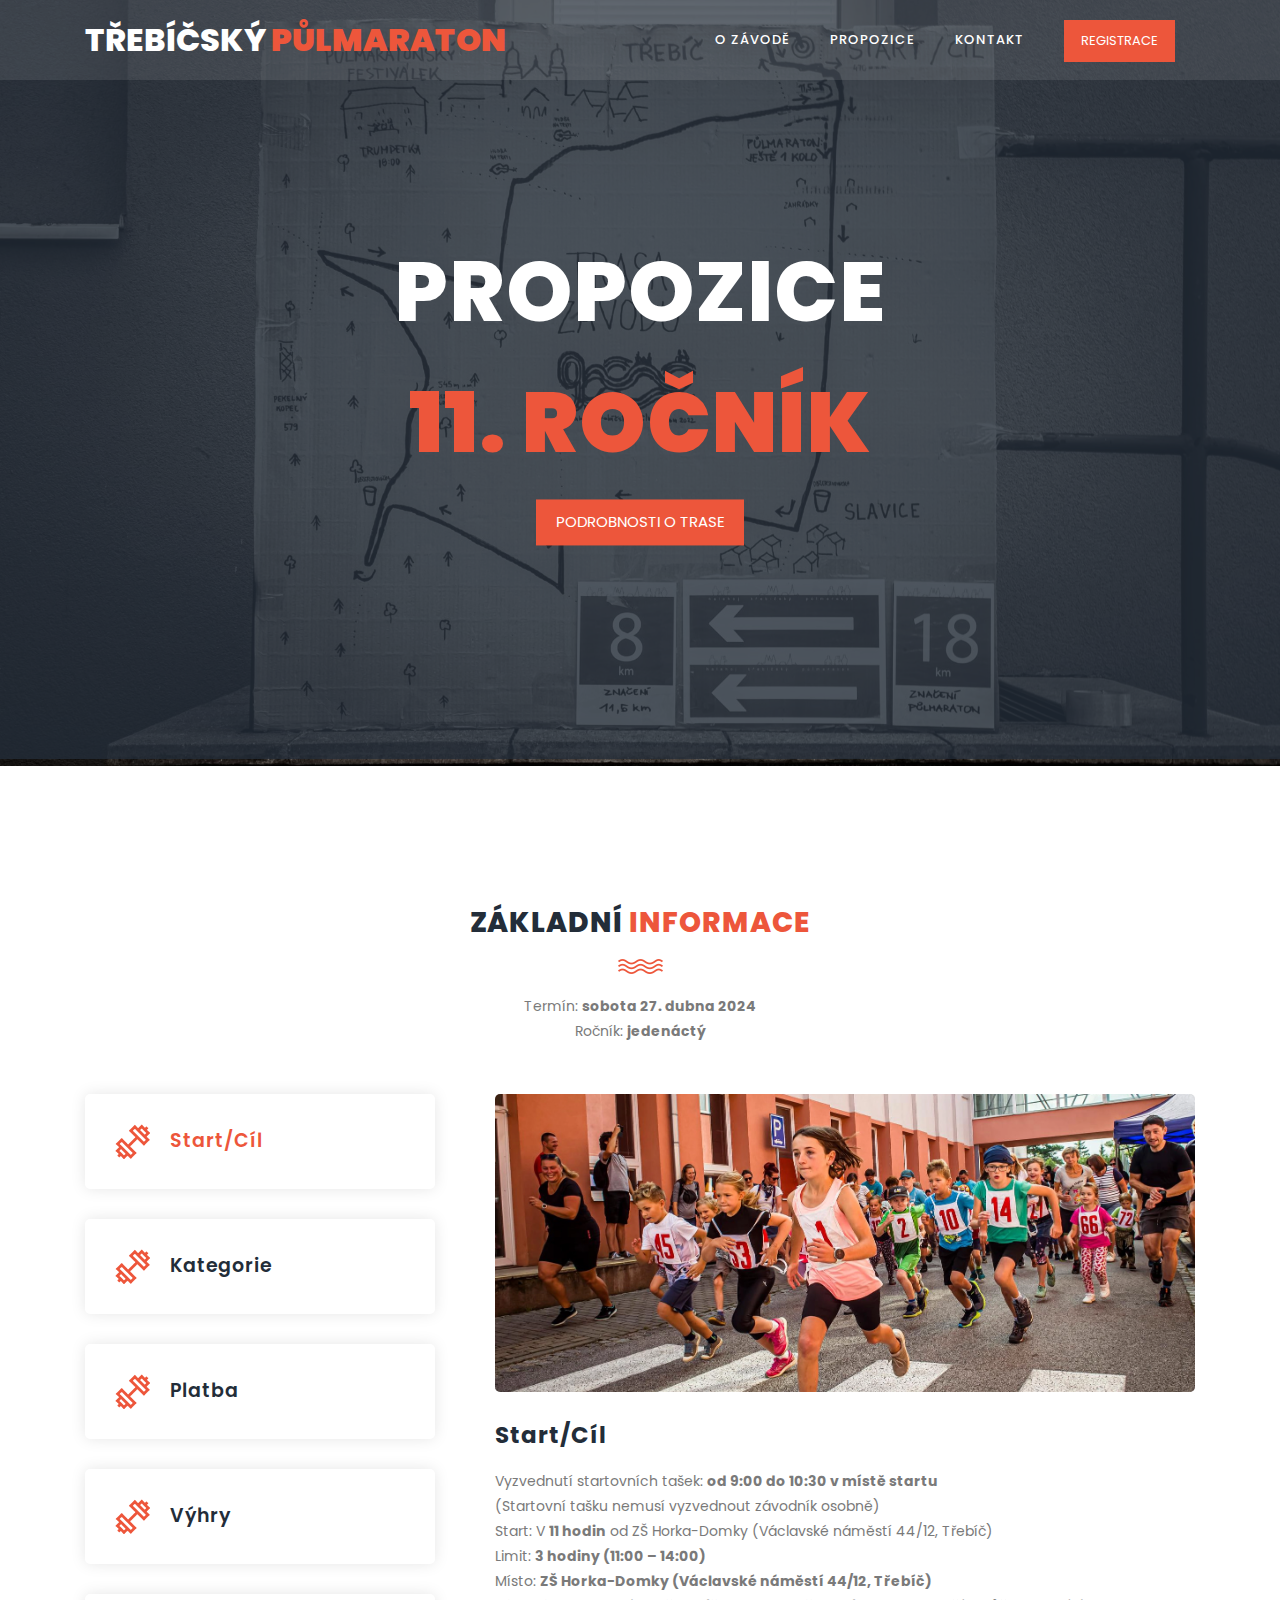
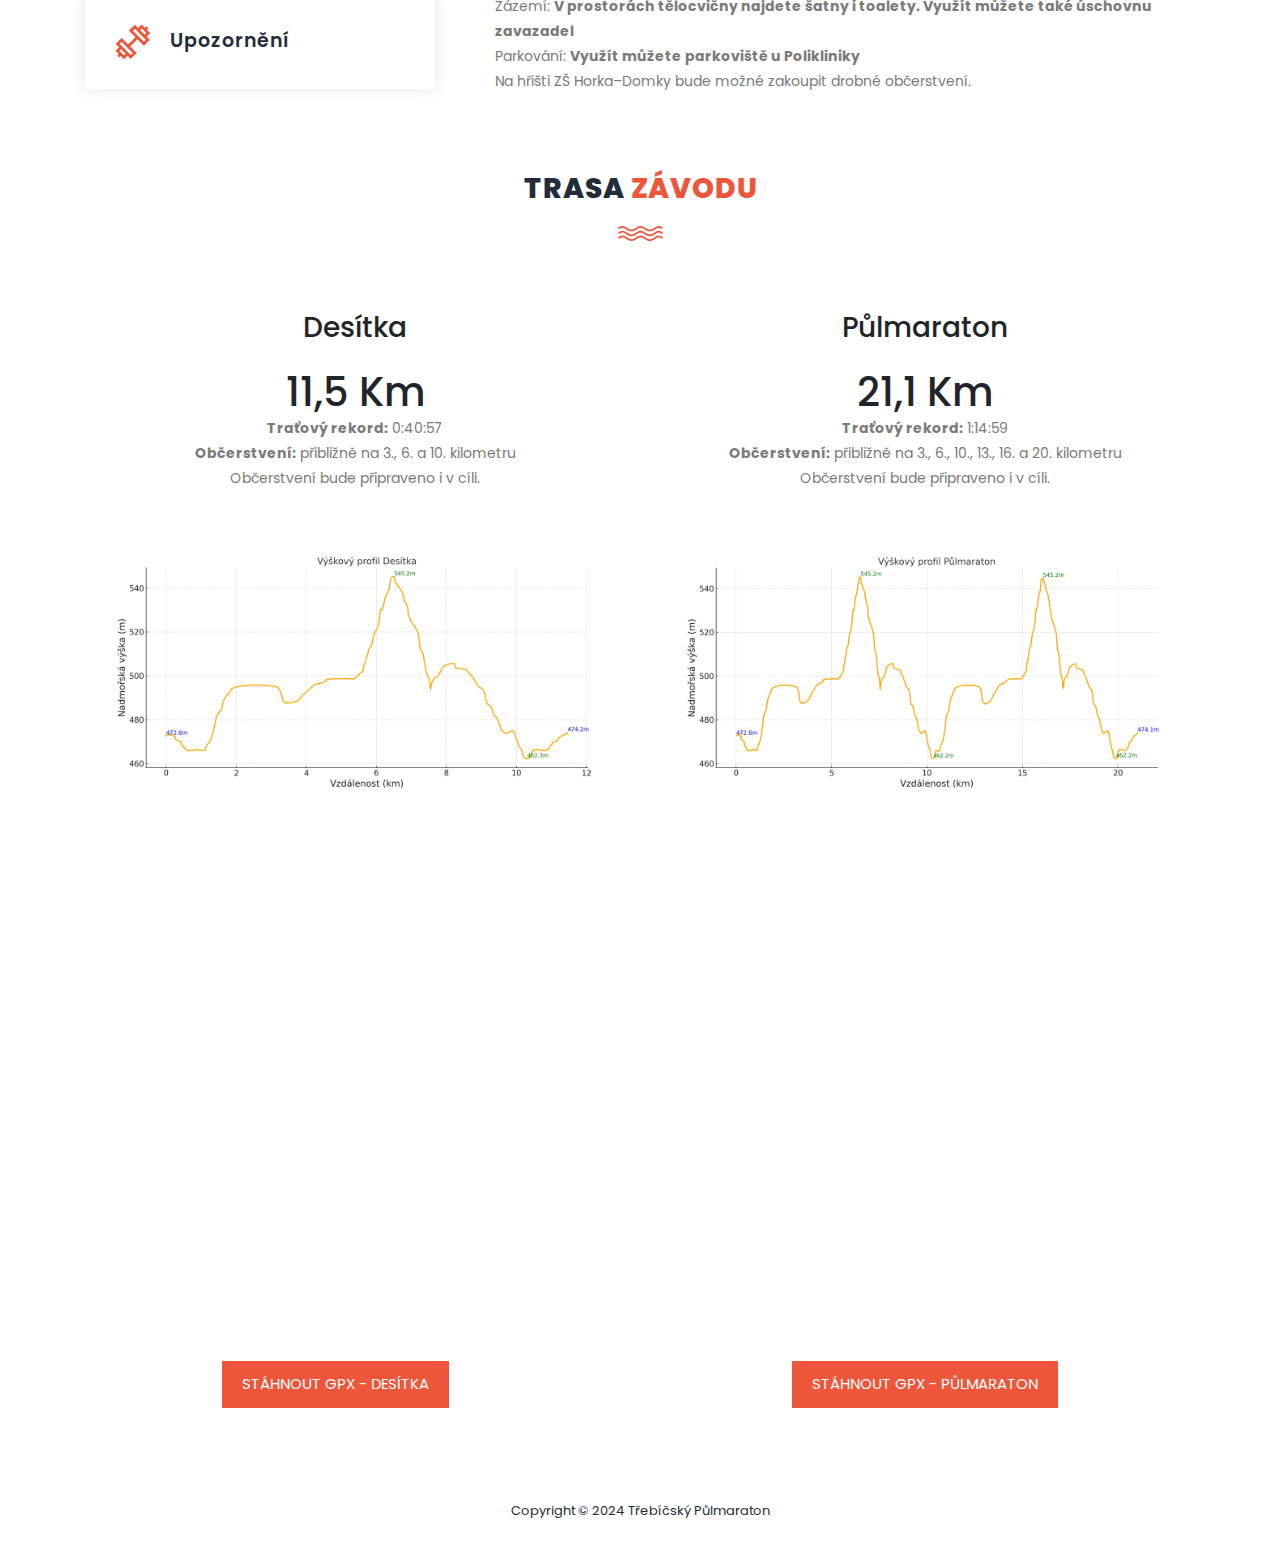
<file: propozice.html>
<!DOCTYPE html>
<!--suppress CheckImageSize -->
<html lang="cz">

  <head>

    <meta charset="utf-8">
    <meta name="Třebíčský půlmaraton" content="width=device-width, initial-scale=1, shrink-to-fit=no">
    <meta name="description" content="">
    <meta name="Michal Vasicek" content="">
    <link href="https://fonts.googleapis.com/css?family=Poppins:100,100i,200,200i,300,300i,400,400i,500,500i,600,600i,700,700i,800,800i,900,900i&display=swap" rel="stylesheet">

    <title>Propozice</title>
    <link rel="shortcut icon" href="assets/images/logo23.webp" type="image/x-icon">
<!--

TemplateMo 548 Training Studio

https://templatemo.com/tm-548-training-studio

-->
    <!-- Additional CSS Files -->
    <link rel="stylesheet" type="text/css" href="assets/css/bootstrap.min.css">

    <link rel="stylesheet" type="text/css" href="assets/css/font-awesome.css">

    <link rel="stylesheet" href="assets/css/templatemo-training-studio.css">

    </head>
    
    <body>
    
    <!-- ***** Preloader Start ***** -->
    <div id="js-preloader" class="js-preloader">
      <div class="preloader-inner">
        <span class="dot"></span>
        <div class="dots">
          <span></span>
          <span></span>
          <span></span>
        </div>
      </div>
    </div>
    <!-- ***** Preloader End ***** -->
    
    
    <!-- ***** Header Area Start ***** -->
    <header class="header-area header-sticky">
        <div class="container">
            <div class="row">
                <div class="col-12">
                    <nav class="main-nav">
                        <!-- ***** Logo Start ***** -->
                        <a href="index.html" class="logo">Třebíčský<em> půlmaraton</em></a>
                        <!-- ***** Logo End ***** -->
                        <!-- ***** Menu Start ***** -->
                        <ul class="nav">
                            <!--<li class="scroll-to-section"><a href="#top" class="active">Home</a></li>-->
                            <li class="scroll-to-section"><a href="index.html">O závodě</a></li>
                            <li class="scroll-to-section"><a href="propozice.html">Propozice</a></li>
                            <li class="scroll-to-section"><a href="kontakt.html">Kontakt</a></li>
                            <li class="main-button" onclick="alert('Registrace na rok 2024 ještě není spuštěna.')"><a href="http://registrace.trebicskypulmaraton.cz/" target=”_blank”>Registrace</a></li>
                        </ul>        
                        <a class='menu-trigger'>
                            <span>Menu</span>
                        </a>
                        <!-- ***** Menu End ***** -->
                    </nav>
                </div>
            </div>
        </div>
    </header>
    <!-- ***** Header Area End ***** -->

    <!-- ***** Main Banner Area Start ***** -->
    <div class="main-banner" id="top">
        <img src="assets/images/mapa.webp" width="100%" alt="mapa">
        <div class="video-overlay header-text">
            <div class="caption">
                <h2>Propozice</h2>
                <h2><em>11. ročník</em></h2>
                <div class="main-button scroll-to-section">
                    <a href="#trasa">Podrobnosti o trase</a>
                </div>
            </div>
        </div>
    </div>
    <!-- ***** Main Banner Area End ***** -->

    <!-- ***** Our Classes Start ***** -->
    <section class="section" id="info">
        <div class="container">
            <div class="row">
                <div class="col-lg-6 offset-lg-3">
                    <div class="section-heading">
                        <h2>Základní <em>informace</em></h2>
                        <img src="assets/images/line-dec.png" alt="">
                        <p>Termín: <strong>sobota 27. dubna 2024</strong></p>
                        <p>Ročník: <strong>jedenáctý</strong></p>
                        <p><strong></strong></p>
                        <p><strong></strong></p>
                        <p><strong></strong></p>
                    </div>
                </div>
            </div>
            <div class="row" id="tabs">
                <div class="col-lg-4">
                    <ul>
                        <li><a href='#tabs-1'><img src="assets/images/tabs-first-icon.png" alt="">Start/Cíl</a></li>
                        <li><a href='#tabs-2'><img src="assets/images/tabs-first-icon.png" alt="">Kategorie</a></li>
                        <li><a href='#tabs-3'><img src="assets/images/tabs-first-icon.png" alt="">Platba</a></li>
                        <li><a href='#tabs-4'><img src="assets/images/tabs-first-icon.png" alt="">Výhry</a></li>
                        <li><a href="#tabs-5"><img src="assets/images/tabs-first-icon.png" alt="">Upozornění</a></li>
                    </ul>
                </div>
                <div class="col-lg-8">
                    <section class='tabs-content'>
                        <article id='tabs-1' >
                            <img src="assets/images/start.webp" alt="Start">
                            <h4>Start/Cíl</h4>
                            <p>
                                Vyzvednutí startovních tašek: <strong>od 9:00 do 10:30 v místě startu</strong><br>(Startovní tašku nemusí vyzvednout závodník osobně)<br>
                                Start: V <strong>11 hodin</strong> od ZŠ Horka-Domky (Václavské náměstí 44/12, Třebíč)<br>
                                Limit: <strong>3 hodiny (11:00 – 14:00)</strong><br>
                                Místo: <strong>ZŠ Horka-Domky (Václavské náměstí 44/12, Třebíč)</strong><br>
                                Zázemí: <strong>V prostorách tělocvičny najdete šatny i toalety. Využít můžete také úschovnu zavazadel</strong><br>
                                Parkování: <strong>Využít můžete parkoviště u Polikliniky</strong><br>
                                Na hřišti ZŠ Horka–Domky bude možné zakoupit drobné občerstvení.
                            </p>
                        </article>
                        <article id='tabs-2'>
                            <h4>Kategorie</h4>
                            <ul>
                                <li>Dorostenky 15 – 17 let (2009 – 2007)<br><br>
                                Ženy 18 – 34 let (2006 – 1990)<br><br>
                                Ženy 35 – 44 let (1989 – 1980)<br><br>
                                Ženy nad 45 let (1979 a starší)<br><br>
                                Dorostenci 15 – 17 let (2009 – 2007)<br><br>
                                Muži 18 – 39 let (2006 – 1985)<br><br>
                                Muži 40 – 49 let (1984 – 1975)<br><br>
                                Muži nad 50 let (1974 a starší)</li>
                            </ul>
                            <br>
                            <p>Pro zařazení do kategorie je rozhodující ročník narození.<br>
                            * Dorostenci/dorostenky do 18 let mohou běžet pouze trať „Desítky“ se souhlasem svých odpovědných zástupců a jsou povinni při vyzvednutí startovních čísel doložit vyplněný a podepsaný formulář, ten najdete <a href="assets/Potvrzeni_18_let_2024.docx">ZDE</a>.</p>
                        </article>
                        <article id='tabs-3'>
                            <img src="assets/images/platba.webp" alt="Platba">
                            <h4>Platba</h4>
                            <p>
                                Účastnický poplatek činí ve všech kategoriích:</p>
                                <ul>
                                    <li>Při platbě připsané na náš účet do 31. 3. 2023 – 350 Kč.</li>
                                    <li>Při platbě připsané na náš účet do 14. 4. 2023 – 400 Kč.</li>
                                    <li>Při pozdějším přihlášení nebo platbě na místě – 450 Kč.</li>
                                    <li>Nesoutěžní běh rodičů s dětmi: dobrovolné vstupné.</li>
                                    <li>Počet startujících je z kapacitních důvodů omezen na 399 osob.</li>
                                    <li>Trička bude možné objednat je při registraci za 220 Kč.</li>
                                </ul>
                            <br>
                            <p>Trička jsou bavlněná s logem závodu. Pokud neběžíte a tričko stejně chcete, ozvěte se na mail.</p>
                            <p>Přihlášeným přijde mail s číslem účtu, na které prosím uhraďte poplatek <strong>do 14 dnů</strong>. Pokud nedojde k zaplacení v termínu, vaše místo propadá. Jako variabilní symbol použijte číslo přihlášení u vašeho jména vygenerovaného při registraci. Do poznámky prosím připište vaše jméno a heslo „půlmaraton Třebíč“.</p>
                            <p>Při naplnění kapacity závodu se další přihlášení běžci řadí na čekací listinu. V případě posunutí se do startovní listiny vám přijde mail s výzvou k zaplacení registračního poplatku.</p>
                            <p><strong>Případné storno platby:</strong> do 31. března vracíme celou částku, do 14. dubna polovinu, poté již startovné nevracíme (kvůli tisku účastnických listů, nákupu zásob atd.) Díky za pochopení.</p>
                        </article>
                        <article id='tabs-4'>
                            <img src="assets/images/medal.webp" alt="Medaile">
                            <h4>Výhry</h4>
                            <p>
                                <strong>Vyhlášení výsledků</strong> proběhne pár minut po doběhu posledního závodníka.<br>
                                <strong>Ceny</strong> čekají na první tři v každé kategorii.<br>
                                <!--<strong>Medaili</strong> dostane v cíli každý, jako pomátku na úspěšné dokončení závodu.-->
                                V cíli závodu čeká na každého účastnická <strong>medaile</strong> s motivem Halahoj Třebíčského půlmaratonu.
                            </p>
                        </article>
                        <article id='tabs-5'>
                            <img src="assets/images/pozor.webp" alt="Pozor">
                            <h4>Upozornění</h4>
                            <p>Na průběh závodu dohlíží kvalifikovaní zdravotníci, přesto všichni závodníci startují na vlastní nebezpečí a zodpovídají za svůj zdravotní stav. Cenné věci si neodkládejte v šatně, za odložené věci neručíme.</p>
                            <p>Přihlášením do závodu běžci souhlasí, že se jejich jméno objeví ve startovní a ve výsledkové listině. Zaregistrováním taktéž vyjadřují souhlas s tím, že na závodě bude pořizovaný obrazový záznam, který může pořadatel použít pro své marketingové potřeby.</p>
                        </article>
                    </section>
                </div>
            </div>
        </div>
    </section>
    <!-- ***** Our Classes End ***** -->

    <!-- ***** Features Item Start ***** -->
    <section class="section bg-transparent" id="trasa">
        <div class="container">
            <div class="row">
                <div class="col-lg-6 offset-lg-3">
                    <div class="rekordy-heading">
                        <h2>Trasa <em>závodu</em></h2>
                        <img src="assets/images/line-dec.png" alt="waves">
                        <p></p>
                    </div>
                </div>
                <div class="col-lg-6">
                    <ul class="features-items">
                        <center><h3>Desítka</h3>
                            <br>
                            <li class="feature-item">
                                <nobr><h1>11,5 Km</h1></nobr>
                                <p><strong>Traťový rekord:</strong> 0:40:57</p>
                                <p><strong>Občerstvení:</strong> přibližně na 3., 6. a 10. kilometru</p>
                                <p>Občerstvení bude připraveno i v cíli.</p>
                            </li>
                            <li class="feature-item">
                                <div class="right-content">
                                    <img src="assets/images/Desítka_profil.webp" width="90%" alt="profil půlmaraton">
                                </div>
                            </li>
                        </center>
                        <li class="feature-item">
                            <div class="right-content">
                                <iframe style="border:none" src="https://frame.mapy.cz/s/feladabehe" width="500" height="500"></iframe>
                                <p></p>
                                <center>
                                    <div class="main-button align-self-center">
                                        <a href="assets/GPX/Desítka.gpx">Stáhnout GPX - Desítka</a>
                                    </div>
                                </center>
                            </div>
                        </li>
                    </ul>
                </div>
                <div class="col-lg-6">
                    <ul class="features-items">
                        <center>
                            <h3>Půlmaraton</h3>
                        <br>
                        <li class="feature-item">
                            <nobr><h1>21,1 Km</h1></nobr>
                            <p><strong>Traťový rekord:</strong> 1:14:59</p>
                            <p><strong>Občerstvení:</strong> přibližně na 3., 6., 10., 13., 16. a 20. kilometru</p>
                            <p>Občerstvení bude připraveno i v cíli.</p>
                        </li>
                        <li class="feature-item">
                            <div class="right-content">
                                <img src="assets/images/Půlmaraton_profil.webp" width="90%" alt="profil půlmaraton">
                            </div>
                        </li>
                        <li class="feature-item">
                            <div class="right-content">
                                <iframe style="border:none" src="https://frame.mapy.cz/s/mutahebode" width="500" height="500"></iframe>
                                <p></p>
                                <div class="main-button align-self-center">
                                    <a href="assets/GPX/Půlmaraton.gpx">Stáhnout GPX - Půlmaraton</a>
                                </div>
                            </div>
                        </li>
                        </center>
                    </ul>
                </div>
            </div>
        </div>
    </section>
    <!-- ***** Features Item End ***** -->

    <!-- ***** Footer Start ***** -->
    <footer>
        <div class="container">
            <div class="row">
                <div class="col-lg-12">
                    <p>Copyright &copy; 2024 Třebíčský Půlmaraton</p>
                </div>
            </div>
        </div>
    </footer>

    <!-- jQuery -->
    <script src="assets/js/jquery-2.1.0.min.js"></script>

    <!-- Bootstrap -->
    <script src="assets/js/popper.js"></script>
    <script src="assets/js/bootstrap.min.js"></script>

    <!-- Plugins -->
    <script src="assets/js/scrollreveal.min.js"></script>
    <script src="assets/js/waypoints.min.js"></script>
    <script src="assets/js/jquery.counterup.min.js"></script>
    <script src="assets/js/imgfix.min.js"></script> 
    <script src="assets/js/mixitup.js"></script> 
    <script src="assets/js/accordions.js"></script>
    
    <!-- Global Init -->
    <script src="assets/js/custom.js"></script>

  </body>
</html>
</file>
<file: assets/css/templatemo-training-studio.css>
/*

TemplateMo 548 Training Studio

https://templatemo.com/tm-548-training-studio

*/

/* ---------------------------------------------
Table of contents
------------------------------------------------
01. font & reset css
02. reset
03. global styles
04. header
05. banner
06. features
07. testimonials
08. contact
09. footer
10. preloader
11. search
12. portfolio

--------------------------------------------- */
/* 
---------------------------------------------
font & reset css
--------------------------------------------- 
*/
@import url("https://fonts.googleapis.com/css?family=Poppins:100,100i,200,200i,300,300i,400,400i,500,500i,600,600i,700,700i,800,800i,900,900i");
/* 
---------------------------------------------
reset
--------------------------------------------- 
*/
html, body, div, span, applet, object, iframe, h1, h2, h3, h4, h5, h6, p, blockquote, div,
pre, a, abbr, acronym, address, big, cite, code, del, dfn, em, font, img, ins, kbd, q,
s, samp, small, strike, strong, sub, sup, tt, var, b, u, i, center, dl, dt, dd, ol, ul, li,
figure, header, nav, section, article, aside, footer, figcaption {
  margin: 0;
  padding: 0;
  border: 0;
  outline: 0;
}

.clearfix:after {
  content: ".";
  display: block;
  clear: both;
  visibility: hidden;
  line-height: 0;
  height: 0;
}

.clearfix {
  display: inline-block;
}

html[xmlns] .clearfix {
  display: block;
}

* html .clearfix {
  height: 1%;
}

ul, li {
  padding: 0;
  margin: 0;
  list-style: none;
}

header, nav, section, article, aside, footer, hgroup {
  display: block;
}

* {
  box-sizing: border-box;
}

html, body {
  font-family: 'Poppins', sans-serif;
  font-weight: 400;
  background-color: #fff;
  font-size: 16px;
  -ms-text-size-adjust: 100%;
  -webkit-font-smoothing: antialiased;
  -moz-osx-font-smoothing: grayscale;
}

a {
  text-decoration: none !important;
}

h1, h2, h3, h4, h5, h6 {
  margin-top: 0;
  margin-bottom: 0;
}

ul {
  margin-bottom: 0;
}

p {
  font-size: 14px;
  line-height: 25px;
  color: #7a7a7a;
}

/* 
---------------------------------------------
global styles
--------------------------------------------- 
*/
html,
body {
  background: #fff;
  font-family: 'Poppins', sans-serif;
}

::selection {
  background: #ed563b;
  color: #fff;
}

::-moz-selection {
  background: #ed563b;
  color: #fff;
}

@media (max-width: 991px) {
  html, body {
    overflow-x: hidden;
  }
  .mobile-top-fix {
    margin-top: 30px;
    margin-bottom: 0;
  }
  .mobile-bottom-fix {
    margin-bottom: 30px;
  }
  .mobile-bottom-fix-big {
    margin-bottom: 60px;
  }
}

.section-heading {
  text-align: center;
  margin-top: 140px;
  margin-bottom: 50px;
}

.section-heading h2 {
  font-size: 28px;
  font-weight: 800;
  color: #232d39;
  text-transform: uppercase;
  letter-spacing: 1px;
  margin-top: 0;
  margin-bottom: 0;
}

.section-heading h2 em {
  font-style: normal;
  color: #ed563b;
}

.section-heading img {
  margin: 20px auto;
}

.dark-bg h2 {
  color: #fff;
}

.dark-bg p {
  color: #fff;
}

.main-button a {
  display: inline-block;
  font-size: 15px;
  padding: 12px 20px;
  background-color: #ed563b;
  color: #fff;
  text-align: center;
  font-weight: 400;
  text-transform: uppercase;
  transition: all .3s;
}

.main-button a:hover {
  background-color: #f9735b;
}



/*
Nadpis rekordů změna mezery nad
*/
.rekordy-heading {
  text-align: center;
  margin-top: 50px;
  margin-bottom: 50px;
}
.rekordy-heading h2 {
  font-size: 28px;
  font-weight: 800;
  color: #232d39;
  text-transform: uppercase;
  letter-spacing: 1px;
}
.rekordy-heading h2 em {
  font-style: normal;
  color: #ed563b;
}
.rekordy-heading img {
  margin: 20px auto;
}


/* 
---------------------------------------------
header
--------------------------------------------- 
*/

.background-header {
  background: rgba(250,250,250,0.99) !important;
  height: 80px!important;
  position: fixed!important;
  top: 0;
  left: 0;
  right: 0;
  box-shadow: 0 0 10px rgba(0,0,0,0.15)!important;
}

.background-header .logo,
.background-header .main-nav .nav li a {
  color: #232d39!important;
}

.background-header .main-nav .nav li:last-child a {
  color: #fff !important;
}

.background-header .main-nav .nav li:last-child a:hover {
  color: #fff!important;
}

.background-header .main-nav .nav li:hover a {
  color: #ed563b!important;
}

.background-header .nav li a.active {
  color: #ed563b!important;
}

.header-area {
  position: absolute;
  top: 0;
  left: 0;
  right: 0;
  z-index: 100;
  height: 80px;
  background: rgba(250,250,250,0.1);
  -webkit-transition: all .5s ease 0s;
  -moz-transition: all .5s ease 0s;
  -o-transition: all .5s ease 0s;
  transition: all .5s ease 0s;
}

.header-area .main-nav {
  min-height: 80px;
  background: transparent;
}

.header-area .main-nav .logo {
  line-height: 80px;
  color: #fff;
  font-size: 32px;
  font-weight: 800;
  text-transform: uppercase;
  float: left;
  -webkit-transition: all 0.3s ease 0s;
  -moz-transition: all 0.3s ease 0s;
  -o-transition: all 0.3s ease 0s;
  transition: all 0.3s ease 0s;
}

.header-area .main-nav .logo em {
  font-style: normal;
  color: #ed563b;
  font-weight: 900;
}

.header-area .main-nav .nav {
  float: right;
  margin-top: 27px;
  margin-right: 0;
  background-color: transparent;
  -webkit-transition: all 0.3s ease 0s;
  -moz-transition: all 0.3s ease 0s;
  -o-transition: all 0.3s ease 0s;
  transition: all 0.3s ease 0s;
  position: relative;
  z-index: 999;
}

.header-area .main-nav .nav li {
  padding-left: 20px;
  padding-right: 20px;
}

.header-area .main-nav .nav li a {
  display: block;
  font-weight: 500;
  font-size: 13px;
  color: #7a7a7a;
  text-transform: uppercase;
  -webkit-transition: all 0.3s ease 0s;
  -moz-transition: all 0.3s ease 0s;
  -o-transition: all 0.3s ease 0s;
  transition: all 0.3s ease 0s;
  height: 40px;
  line-height: 40px;
  border: transparent;
  letter-spacing: 1px;
}

.header-area .main-nav .nav li a {
  color: #fff;
}

.header-area .main-nav .nav li:last-child a {
  display: inline-block;
  font-size: 13px;
  padding: 11px 17px;
  background-color: #ed563b;
  color: #fff;
  text-align: center;
  font-weight: 400;
  letter-spacing: 0;
  text-transform: uppercase;
  transition: all .3s;
  height: auto;
  line-height: 20px;
}

.header-area .main-nav .nav li:last-child a:hover {
  background-color: #f9735b;
  opacity: 1;
}

.header-area .main-nav .nav li:hover a,
.header-area .main-nav .nav li a.active {
  color: #ed563b!important;
  opacity: 1;
}

.background-header .main-nav .nav li:hover a,
.background-header .main-nav .nav li a.active {
  color: #ed563b!important;
  opacity: 1;
}

.header-area .main-nav .menu-trigger {
  cursor: pointer;
  display: block;
  position: absolute;
  top: 23px;
  width: 32px;
  height: 40px;
  text-indent: -9999em;
  z-index: 99;
  right: 40px;
}

.header-area .main-nav .menu-trigger span,
.header-area .main-nav .menu-trigger span:before,
.header-area .main-nav .menu-trigger span:after {
  -moz-transition: all 0.4s;
  -o-transition: all 0.4s;
  -webkit-transition: all 0.4s;
  transition: all 0.4s;
  background-color: #1e1e1e;
  display: block;
  position: absolute;
  width: 30px;
  height: 2px;
  left: 0;
}

.background-header .main-nav .menu-trigger span,
.background-header .main-nav .menu-trigger span:before,
.background-header .main-nav .menu-trigger span:after {
  background-color: #1e1e1e;
}

.header-area .main-nav .menu-trigger span:before,
.header-area .main-nav .menu-trigger span:after {
  -moz-transition: all 0.4s;
  -o-transition: all 0.4s;
  -webkit-transition: all 0.4s;
  transition: all 0.4s;
  background-color: #1e1e1e;
  display: block;
  position: absolute;
  width: 30px;
  height: 2px;
  left: 0;
}

.background-header .main-nav .menu-trigger span:before,
.background-header .main-nav .menu-trigger span:after {
  background-color: #1e1e1e;
}

.header-area .main-nav .menu-trigger span:before,
.header-area .main-nav .menu-trigger span:after {
  content: "";
}

.header-area .main-nav .menu-trigger span {
  top: 16px;
}

.header-area .main-nav .menu-trigger span:before {
  -moz-transform-origin: 33% 100%;
  -ms-transform-origin: 33% 100%;
  -webkit-transform-origin: 33% 100%;
  transform-origin: 33% 100%;
  top: -10px;
  z-index: 10;
}

.header-area .main-nav .menu-trigger span:after {
  -moz-transform-origin: 33% 0;
  -ms-transform-origin: 33% 0;
  -webkit-transform-origin: 33% 0;
  transform-origin: 33% 0;
  top: 10px;
}

.header-area .main-nav .menu-trigger.active span,
.header-area .main-nav .menu-trigger.active span:before,
.header-area .main-nav .menu-trigger.active span:after {
  background-color: transparent;
  width: 100%;
}

.header-area .main-nav .menu-trigger.active span:before {
  -moz-transform: translateY(6px) translateX(1px) rotate(45deg);
  -ms-transform: translateY(6px) translateX(1px) rotate(45deg);
  -webkit-transform: translateY(6px) translateX(1px) rotate(45deg);
  transform: translateY(6px) translateX(1px) rotate(45deg);
  background-color: #1e1e1e;
}

.background-header .main-nav .menu-trigger.active span:before {
  background-color: #1e1e1e;
}

.header-area .main-nav .menu-trigger.active span:after {
  -moz-transform: translateY(-6px) translateX(1px) rotate(-45deg);
  -ms-transform: translateY(-6px) translateX(1px) rotate(-45deg);
  -webkit-transform: translateY(-6px) translateX(1px) rotate(-45deg);
  transform: translateY(-6px) translateX(1px) rotate(-45deg);
  background-color: #1e1e1e;
}

.background-header .main-nav .menu-trigger.active span:after {
  background-color: #1e1e1e;
}

.header-area.header-sticky {
  min-height: 80px;
}

.header-area.header-sticky .nav {
  margin-top: 20px !important;
}

.header-area.header-sticky .nav li a.active {
  color: #ed563b;
}

@media (max-width: 1200px) {
  .header-area .main-nav .nav li {
    padding-left: 12px;
    padding-right: 12px;
  }
  .header-area .main-nav:before {
    display: none;
  }
}

@media (max-width: 767px) {
  .header-area .main-nav .logo {
    color: #1e1e1e;
  }
  .header-area.header-sticky .nav li a:hover,
  .header-area.header-sticky .nav li a.active {
    color: #ed563b!important;
    opacity: 1;
  }
  .header-area {
    background-color: #f7f7f7;
    padding: 0 15px;
    height: 80px;
    box-shadow: none;
    text-align: center;
  }
  .header-area .container {
    padding: 0;
  }
  .header-area .logo {
    margin-left: 30px;
  }
  .header-area .menu-trigger {
    display: block !important;
  }
  .header-area .main-nav {
    overflow: hidden;
  }
  .header-area .main-nav .nav {
    float: none;
    width: 100%;
    display: none;
    -webkit-transition: all 0s ease 0s;
    -moz-transition: all 0s ease 0s;
    -o-transition: all 0s ease 0s;
    transition: all 0s ease 0s;
    margin-left: 0;
  }
  .header-area .main-nav .nav li:first-child {
    border-top: 1px solid #eee;
  }
  .header-area .main-nav .nav li:last-child {
    width: 100%;
    background-color: #ed563b;
    color: #fff;
  }
  .header-area .main-nav .nav li:last-child a {
    background-color: #ed563b!important;
  }
  .header-area .main-nav .nav li:last-child a:hover,
  .header-area .main-nav .nav li:last-child:hover a {
    background-color: #ed563b!important;
    color: #fff!important;
  }
  .header-area.header-sticky .nav {
    margin-top: 80px !important;
  }
  .header-area .main-nav .nav li {
    width: 100%;
    background: #fff;
    border-bottom: 1px solid #eee;
    padding-left: 0 !important;
    padding-right: 0 !important;
  }
  .header-area .main-nav .nav li a {
    height: 50px !important;
    line-height: 50px !important;
    padding: 0 !important;
    border: none !important;
    background: #f7f7f7 !important;
    color: #232d39 !important;
  }
  .header-area .main-nav .nav li:last-child a {
    color: #fff!important;
  }
  .header-area .main-nav .nav li a:hover {
    background: #eee !important;
    color: #ed563b!important;
  }
  .header-area .main-nav .nav li.submenu ul {
    position: relative;
    visibility: inherit;
    opacity: 1;
    z-index: 1;
    transform: translateY(0%);
    transition-delay: 0s, 0s, 0.3s;
    top: 0;
    width: 100%;
    box-shadow: none;
    height: 0;
  }
  .header-area .main-nav .nav li.submenu ul li a {
    font-size: 12px;
    font-weight: 400;
  }
  .header-area .main-nav .nav li.submenu ul li a:hover:before {
    width: 0;
  }
  .header-area .main-nav .nav li.submenu ul.active {
    height: auto !important;
  }
  .header-area .main-nav .nav li.submenu:after {
    color: #3B566E;
    right: 25px;
    font-size: 14px;
    top: 15px;
  }
  .header-area .main-nav .nav li.submenu:hover ul, .header-area .main-nav .nav li.submenu:focus ul {
    height: 0;
  }
}

@media (min-width: 767px) {
  .header-area .main-nav .nav {
    display: flex !important;
  }
}


/* 
---------------------------------------------
banner
--------------------------------------------- 
*/

.main-banner {
  position: relative;
}

#bg-video {
    min-width: 100%;
    min-height: 100vh;
    max-width: 100%;
    max-height: 100vh;
    object-fit: cover;
    z-index: -1;
}
/*
#bg-video::-webkit-media-controls {
    display: none !important;
}
*/

.video-overlay {
    position: absolute;
    background-color: rgba(35,45,57,0.8);
    top: 0;
    left: 0;
    bottom: 7px;
    width: 100%;
}

.main-banner .caption {
  text-align: center;
  position: absolute;
  width: 80%;
  left: 50%;
  top: 50%;
  transform: translate(-50%,-50%);
}

.main-banner .caption h6 {
  margin-top: 0;
  font-size: 18px;
  text-transform: uppercase;
  font-weight: 800;
  color: #fff;
  letter-spacing: 1px;
}

.main-banner .caption h2 {
  margin-top: 30px;
  margin-bottom: 25px;
  font-size: 84px;
  text-transform: uppercase;
  font-weight: 800;
  color: #fff;
  letter-spacing: 1px;
}

.main-banner .caption h2 em {
  font-style: normal;
  color: #ed563b;
  font-weight: 900;
}


/*
---------------------------------------------
features
---------------------------------------------
*/

#features {
  margin-bottom: 80px;
}

.feature-item {
  display: inline-block;
  margin-bottom: 60px;
}

.feature-item .left-icon img {
  float: left;
  margin-right: 30px;
}

.feature-item .right-content {
  display: inline;
}

.feature-item .right-content h4 {
  margin-top: 0;
  margin-bottom:  7px;
  letter-spacing: 0;
  color: #232d39;
  font-size: 19px;
  font-weight: 600;
  text-transform: capitalize;
}

.feature-item .right-content a.text-button {
  margin-top: 7px;
  display: inline-block;
  font-size: 13px;
  text-transform: uppercase;
  color: #ed563b;
  font-weight: 500;
}

/*
---------------------------------------------
subscribe
---------------------------------------------
*/

#call-to-action {
  padding: 120px 0;
  background-image: url(../images/mapa.webp);
  background-position: center center;
  background-repeat: no-repeat;
  background-size: cover;
  text-align: center;
}

.cta-content h2 {
  font-size: 36px;
  text-transform: uppercase;
  font-weight: 800;
  color: #fff;
  letter-spacing: 1px;
}

.cta-content h2 em {
  font-style: normal;
  color: #ed563b;
}

.cta-content p {
  font-size: 16px;
  color: #fff;
  margin: 15px 0 25px 0;
}



/*
--------------------------------------------
Our Classes
--------------------------------------------
*/

#our-classes {
  margin-bottom: 140px;
}

#tabs ul {
  margin: 0;
  padding: 0;
}
#tabs ul li {
  margin-bottom: 30px;
  display: inline-block;
  width: 100%;
}
#tabs ul li:last-child {
  margin-bottom: 0;
}
#tabs ul li a {
  text-transform: capitalize;
  width: 100%;
  padding: 30px 30px;
  display: inline-block;
  background-color: #fff;
  box-shadow: 0 0 15px rgba(0,0,0,0.1);
  border-radius: 5px;
  font-size: 19px;
  color: #232d39;
  letter-spacing: 1px;
  font-weight: 600;
  transition: all 0.3s;
}
#tabs .main-rounded-button a {
  text-align: center;
  padding: 20px 30px;
  width: 100%;
  border-radius: 5px;
  display: inline-block;
  box-shadow: 0 0 15px rgba(0,0,0,0.1);
  color: #fff;
  font-size: 19px;
  letter-spacing: 1px;
  font-weight: 600;
  background-color: #ed563b;
}
#tabs .main-rounded-button a:hover {
  background-color: #f9735b;
}
#tabs ul li a img {
  max-width: 100%;
  margin-right: 20px;
}
#tabs ul .ui-tabs-active span {
  background: #faf5b2;
  border: #faf5b2;
  line-height: 90px;
  border-bottom: none;
}
#tabs ul .ui-tabs-active a {
  color: #ed563b;
}
#tabs ul .ui-tabs-active span {
  color: #1e1e1e;
}
.tabs-content {
  margin-left: 30px;
  text-align: left;
  display: inline-block;
  transition: all 0.3s;
}
.tabs-content img {
  max-width: 100%;
  overflow: hidden;
  border-radius: 5px;
}
.tabs-content h4 {
  font-size: 23px;
  font-weight: 700;
  color: #232d39;
  letter-spacing: 1px;
  margin-bottom: 20px;
  margin-top: 30px;
}
.tabs-content p {
  font-size: 14px;
  color: #7a7a7a;
  margin-bottom: 28px;
}

.tabs-content a {
  color: #ed563b;
}

/* 
---------------------------------------------
schedule
--------------------------------------------- 
*/

#results {
  padding: 0 0 140px 0;
  background-image: url(../images/cil.webp);
  background-position: center center;
  background-repeat: no-repeat;
  background-size: cover;
}

#results table {
  width: 100%;
  text-align: center;
  border: 1px solid #fff;
}

#results table tbody {
  border-top: 1px solid #fff; 
}

#results table tbody tr {
  border-bottom: 1px solid #fff;
}

#results table tbody tr td {
  border-right: 1px solid #fff;
  height: 100px;
}

#results table tr td {
  color: #fff;
  font-size: 13px;
  text-transform: capitalize;
  font-weight: 500;
  letter-spacing: 0;
}

.schedule-table.filtering .ts-item {
    opacity: 0;
    transition: all 0.5s;
}

.schedule-table.filtering .ts-item.show {
    opacity: 1;
    transition: all 0.5s;
}

#results .filters {
  margin-bottom: 10px;
}
#results .filters ul {
  padding: 0;
  text-align: center;
}
#results .filters p{
  position: relative;
  text-align: center;
  margin-top: -40px;
  margin-bottom: 40px;
  font-size: 15px;
  font-weight: 500;
  color: #fff;
}
#results .filters ul li {
  list-style: none;
  display: inline;
  cursor: pointer;
  position: relative;
  margin-right: 10px;
  font-size: 15px;
  font-weight: 500;
  color: #fff;
  text-transform: capitalize;
  -webkit-transition: all 0.3s ease-in-out;
  -moz-transition: all 0.3s ease-in-out;
  -o-transition: all 0.3s ease-in-out;
  -ms-transition: all 0.3s ease-in-out;
  transition: all 0.3s ease-in-out;
}
#results .filters ul li:after {
  content: "/";
  margin-left: 10px;
  color: #fff;
}
#results .filters ul li:last-child {
  margin-right: 0;
}
#results .filters ul li:last-child::after {
  display: none;
}
#results .filters ul li.active,
#results .filters ul li:hover {
  color: #ed563b;
}
#results .filters-content {
  margin-top: 25px;
}
#results .filters-content .show {
  opacity: 1;
  visibility: visible;
  transition: all 350ms;
}
#results .filters-content .hide {
  opacity: 0;
  visibility: hidden;
  transition: all 350ms;
}

#results a{
  text-decoration: none;
  color: #ffffff;
}

#results a:hover {
  color: #ed563b;
}



/* 
---------------------------------------------
trainers
--------------------------------------------- 
*/

#trainers .trainer-item {
  text-align: center;
  background-color: #fff;
  transition: all ease-in-out 0.3s;
  border-radius: 5px;
  box-shadow: 0 5px 90px 0 rgba(110, 123, 131, 0.05);
  padding: 20px;
  margin-bottom: 1em;
}

#trainers .trainer-item img {
  width: 100%;
  border-radius: 5px;
}

#trainers .trainer-item span {
  font-size: 13px;
  font-weight: 500;
  color: #ed563b;
  display: inline-block;
  margin-top: 25px;
  margin-bottom: 10px;
}

#trainers .trainer-item h1 {
  margin-top: 3px;
}

#trainers .trainer-item h4 {
  font-size: 19px;
  font-weight: 600;
  color: #232d39;
  letter-spacing: 1px;
  margin-bottom: 18px;
}

#trainers .trainer-item p {
  margin-bottom: 20px;
}

#trainers .trainer-item:hover {
  transition: all ease-in-out 0.5s;
  box-shadow: 0 0 40px 0 rgba(0, 0, 0, 0.1);
}

/* 
---------------------------------------------
contact
--------------------------------------------- 
*/

#contact-us {
  margin-top: 140px;
}

#contact-us .container-fluid .col-lg-6 {
  padding: 0;
}

#contact-us .contact-form {
  padding: 80px;
  /*background-image: url(../images/contact-bg.jpg);*/
  background-position: center center;
  background-repeat: no-repeat;
  background-size: cover;
}

#contact-us .contact-form #contact {
  background-color: #fff;
  padding: 40px;
  border-radius: 5px;
}

.contact-form input,
.contact-form textarea {
  color: #7a7a7a;
  font-size: 13px;
  border: 1px solid #ddd;
  background-color: #fff;
  width: 100%;
  height: 40px;
  outline: none;
  line-height: 40px;
  padding: 0 10px;
  -webkit-appearance: none;
  -moz-appearance: none;
  appearance: none;
  margin-bottom: 30px;
}

.contact-form textarea {
  height: 150px;
  resize: none;
}

.contact-form ::-webkit-input-placeholder { /* Edge */
  color: #7a7a7a;
}

.contact-form :-ms-input-placeholder { /* Internet Explorer 10-11 */
  color: #7a7a7a;
}

.contact-form ::placeholder {
  color: #7a7a7a;
}

.contact-form button {
  display: inline-block;
  font-size: 13px;
  padding: 11px 17px;
  background-color: #ed563b;
  color: #fff;
  text-align: center;
  font-weight: 400;
  text-transform: uppercase;
  transition: all .3s;
  border: none;
  outline: none;
  margin-top: -8px;
}

.contact-form button:hover {
  background-color: #f9735b;
}




/* 
---------------------------------------------
footer
--------------------------------------------- 
*/
footer {
  text-align: center;
  padding: 30px 0;
}

footer p {
  color: #232d39;
  font-size: 13px;
}

footer p a {
  cursor: pointer;
  color: #ed563b;
}

footer p a:hover {
  color: #ed563b;
}



/* 
---------------------------------------------
preloader
--------------------------------------------- 
*/

.js-preloader {
    position: fixed;
    top: 0;
    left: 0;
    right: 0;
    bottom: 0;
    background-color: #232d39;
    display: -webkit-box;
    display: flex;
    -webkit-box-align: center;
    align-items: center;
    -webkit-box-pack: center;
    justify-content: center;
    opacity: 1;
    visibility: visible;
    z-index: 9999;
    -webkit-transition: opacity 0.25s ease;
    transition: opacity 0.25s ease;
}

.js-preloader.loaded {
    opacity: 0;
    visibility: hidden;
    pointer-events: none;
}

@-webkit-keyframes dot {
    50% {
        -webkit-transform: translateX(96px);
        transform: translateX(96px);
    }
}

@keyframes dot {
    50% {
        -webkit-transform: translateX(96px);
        transform: translateX(96px);
    }
}

@-webkit-keyframes dots {
    50% {
        -webkit-transform: translateX(-31px);
        transform: translateX(-31px);
    }
}

@keyframes dots {
    50% {
        -webkit-transform: translateX(-31px);
        transform: translateX(-31px);
    }
}

.preloader-inner {
    position: relative;
    width: 142px;
    height: 40px;
    background: #232d39;
}

.preloader-inner .dot {
    position: absolute;
    width: 16px;
    height: 16px;
    top: 12px;
    left: 15px;
    background: #fff;
    border-radius: 50%;
    -webkit-transform: translateX(0);
    transform: translateX(0);
    -webkit-animation: dot 2.8s infinite;
    animation: dot 2.8s infinite;
}

.preloader-inner .dots {
    -webkit-transform: translateX(0);
    transform: translateX(0);
    margin-top: 12px;
    margin-left: 31px;
    -webkit-animation: dots 2.8s infinite;
    animation: dots 2.8s infinite;
}

.preloader-inner .dots span {
    display: block;
    float: left;
    width: 16px;
    height: 16px;
    margin-left: 16px;
    background: #fff;
    border-radius: 50%;
}


/* 
---------------------------------------------
responsive
--------------------------------------------- 
*/


@media (max-width: 992px) {

  .main-banner .caption h2 {
    font-size: 64px;
  }
  #features {
    margin-bottom: 110px;
  }
  #features .feature-item {
    margin-bottom: 30px;
  }
  #our-classes .tabs-content {
    margin-left: 0;
    margin-top: 30px;
  }
  .trainer-item {
    margin-bottom: 30px;
  }
  #contact-us #map {
    margin-bottom: -7px;
  }
  #contact-us .contact-form {
    padding: 30px;
  }
  #contact-us .contact-form #contact {
    padding: 30px;
  }

}

@media (max-width: 450px) {
  .feature-item .right-content a.text-button {
    margin-left: 130px;
  }
}
</file>
